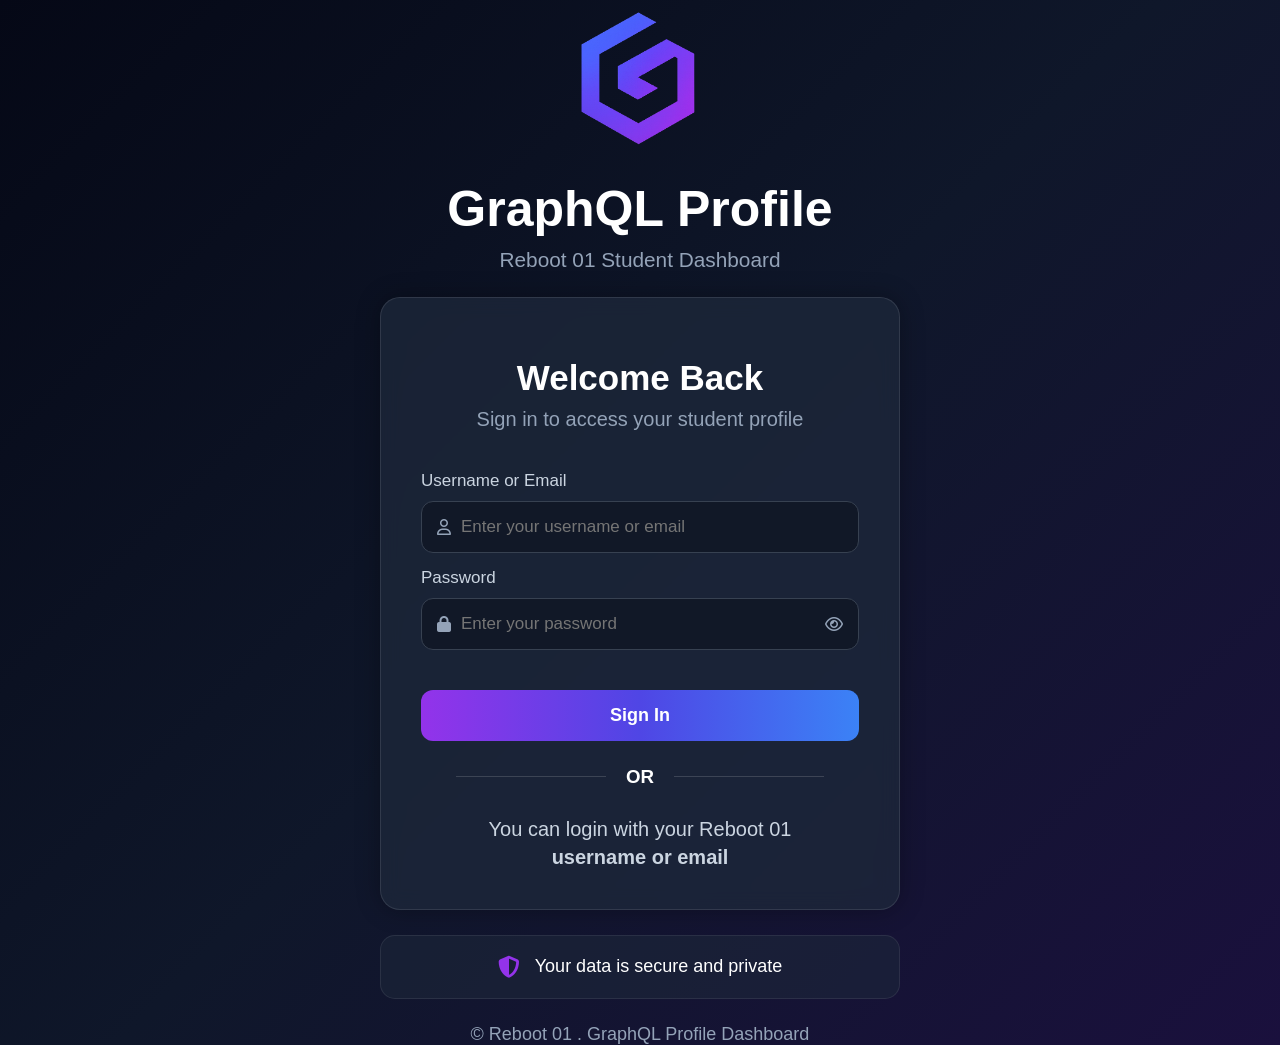
<file: index.html>
<!DOCTYPE html>

<html>

    <head>
        <title>login to GraphQL</title>
        <link rel="stylesheet" href="styles/login.css">
        <link rel="stylesheet" href="https://cdnjs.cloudflare.com/ajax/libs/font-awesome/6.5.2/css/all.min.css">
    </head>

    <body>
       <main class="container">

            <div class="logo">
                <img src="images/Logo.png" alt="GraphQL Logo">
            </div>

            <div  class="header">
               <h1>GraphQL Profile</h1> 
               <h2>Reboot 01 Student Dashboard</h2>
            </div>

            <div class="login-card">
                <div class="Welcome">
                    <h3>Welcome Back</h3>
                    <p>Sign in to access your student profile</p>
                </div>

                <form id="loginForm" class="login-form">
                    <div>
                        <label>Username or Email</label>
                        <div class="input-box">
                            <i  class="fa-regular fa-user"></i>
                            <input id="username" type="text" placeholder="Enter your username or email">
                        </div>
                    </div>

                    <div>
                        <label>Password</label>
                        <div class="input-box">
                            <i class="fa-solid fa-lock"></i>
                            <input id="password" type="password" placeholder="Enter your password">
                            <i  class="fa-regular fa-eye" id="togglePassword"></i>
                        </div>
                    </div>

                    <p id="errorMessage"></p>

                    <button type="submit" id="loginBtn">Sign In</button>
                    
                </form>
                <div class="or-section">
                    <h3>OR</h3>
                </div>

                <div class="login-info">
                    <p>You can login with your Reboot 01</p>
                    <p class="login-info-username-password">username or email</p>
                </div>
            </div>

            <div class="security-note">
                <i class="fa-solid fa-shield-halved"></i>
                <p>Your data is secure and private</p>
            </div>

            <div class="footer">
                <p>© Reboot 01 . GraphQL Profile Dashboard</p>
            </div>
        </main> 
        
        <script src="js/login.js"></script>
    </body>
</html>
</file>
<file: styles/login.css>
* {
    margin: 0;
    padding: 0;
    box-sizing: border-box;
}

body {
    min-height: 100vh;

    font-family: Arial, sans-serif;

    background: linear-gradient(135deg,
            #050816,
            #0f172a,
            #1a103d);

    color: white;
}

.container {
    min-height: 100vh;

    display: flex;
    flex-direction: column;

    justify-content: center;
    align-items: center;

    gap: 25px;
}

/* ================= LOGO ================= */

.logo {
    display: flex;
    justify-content: center;
    align-items: center;
}

.logo img {
    width: 150px;
    height: auto;
}

/* ================= HEADER ================= */

.header {
    text-align: center;
}

.header h1 {
    font-size: 50px;
    margin-bottom: 10px;
}

.header h2 {
    font-size: 1.3rem;
    font-weight: normal;
    color: #94a3b8;
}

/* ================= LOGIN CARD ================= */

.login-card {
    width: 520px;

    padding: 40px;

    border-radius: 20px;

    background: rgba(30, 41, 59, 0.75);

    backdrop-filter: blur(10px);

    border: 1px solid rgba(255, 255, 255, 0.1);

    box-shadow:
        0 0 25px rgba(0, 0, 0, 0.3);
}

.Welcome {
    text-align: center;

    margin-top: 20px;
    margin-bottom: 20px;
}

.Welcome h3 {
    font-size: 35px;

    padding-bottom: 10px;
}

.Welcome p {
    color: #94a3b8;

    font-size: 20px;

    padding-bottom: 20px;
}

/* ================= FORM ================= */

.form-title {
    text-align: center;
    margin-bottom: 30px;
}

.form-title h3 {
    font-size: 2rem;
    margin-bottom: 10px;
}

.form-title p {
    color: #94a3b8;
}

.login-form {
    display: flex;
    flex-direction: column;

    gap: 15px;
}

.login-form div {
    display: flex;
    flex-direction: column;
}

.login-form label {
    margin-bottom: 10px;

    color: #cbd5e1;

    font-size: 17px;
}

.login-form input {
    background-color: #111827;

    color: white;

    border: 1px solid #374151;

    border-radius: 12px;

    padding: 15px;

    font-size: 17px;

    outline: none;
}

.login-form input:focus {
    border-color: #7c3aed;
}

#errorMessage {
    color: #ef4444;

    text-align: center;

    font-size: 17px;
}

/* ================= INPUT BOX ================= */

.input-box {
    display: flex !important;
    flex-direction: row !important;
    align-items: center;

    background-color: #111827;

    border: 1px solid #374151;

    border-radius: 12px;

    padding: 0 15px;
}

.input-box input {
    flex: 1;

    background: transparent;

    border: none;

    color: white;

    padding: 15px 10px;

    outline: none;
}

.input-box i {
    color: #94a3b8;
    font-size: 16px;
}

#togglePassword {
    cursor: pointer;
}

/* ================= LOGIN BUTTON ================= */

#loginBtn {
    margin-top: 10px;

    padding: 15px;

    border: none;

    border-radius: 12px;

    background: linear-gradient(90deg,
            #9333ea,
            #4f46e5,
            #3b82f6);

    color: white;

    font-size: 18px;
    font-weight: bold;

    cursor: pointer;

    transition: 0.3s;
}

#loginBtn:hover {
    transform: translateY(-2px);
    opacity: 0.95;
}

/* ================= OR SECTION ================= */

.or-section {
    display: flex;
    align-items: center;
    justify-content: center;

    gap: 20px;

    margin: 25px 0;

    color: #94a3b8;
}

.or-section h3 {
    color: white;
}

.or-section::before,
.or-section::after {
    content: "";

    width: 150px;
    height: 1px;

    background-color:
        rgba(255, 255, 255, 0.15);
}

/* ================= LOGIN INFO ================= */

.login-info {
    text-align: center;

    margin-top: 30px;

    color: #cbd5e1;
}

.login-info p {
    font-size: 20px;
}

.login-info-username-password {
    margin-top: 5px;

    font-size: 20px;
    font-weight: 550;
}

/* ================= SECURITY NOTE ================= */

.security-note {
    width: 520px;

    display: flex;
    justify-content: center;
    align-items: center;

    gap: 15px;

    padding: 20px;

    border-radius: 15px;

    background:
        rgba(30, 41, 59, 0.55);

    border:
        1px solid rgba(255, 255, 255, 0.08);

    text-align: center;

    font-size: 18px;
}

.security-note i {
    color: #9333ea;
    font-size: 22px;
}

/* ================= FOOTER ================= */

.footer {
    color: #94a3b8;
    font-size: 18px;
}
</file>
